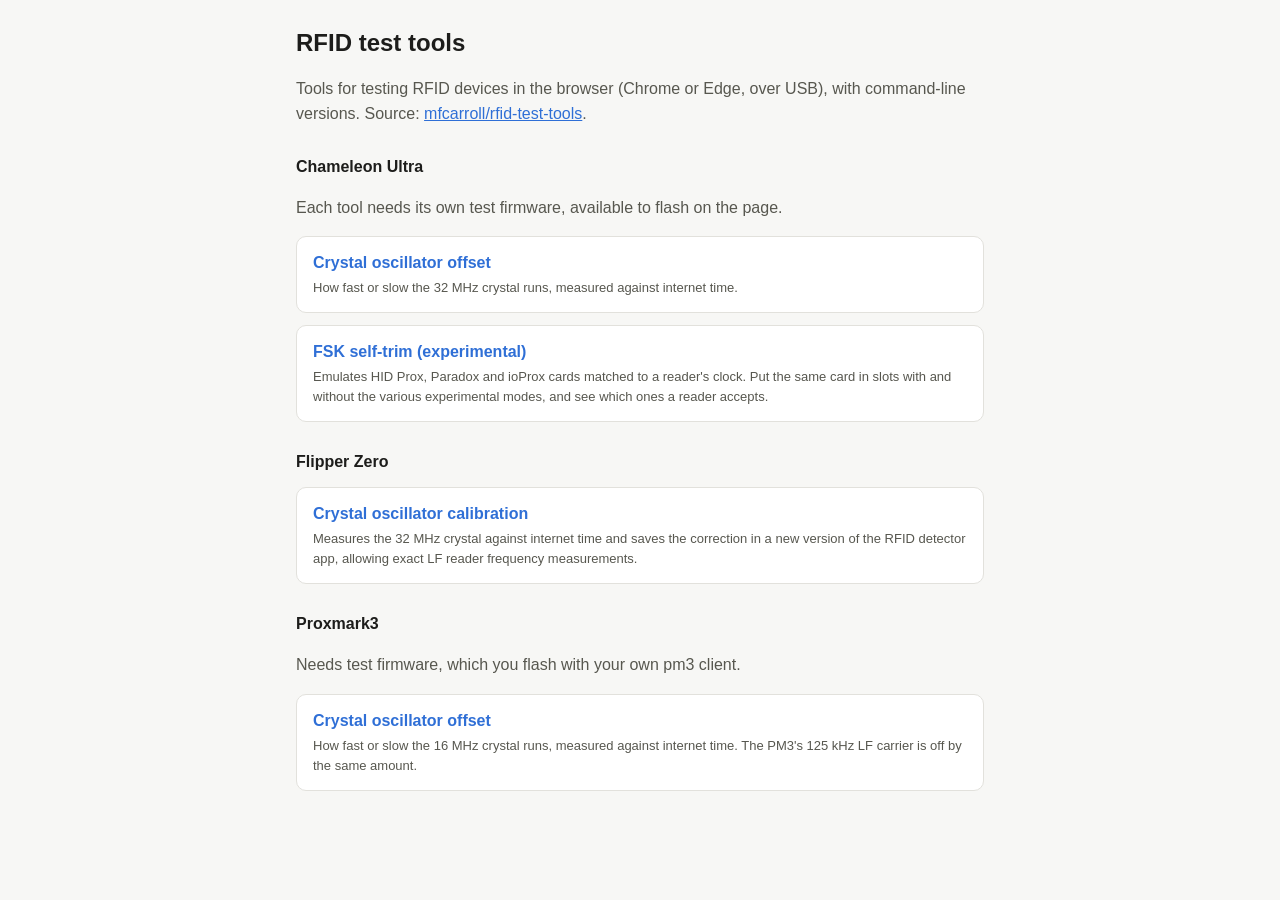
<file: index.html>
<!doctype html>
<html lang="en">
  <head>
    <meta charset="utf-8" />
    <meta name="viewport" content="width=device-width, initial-scale=1" />
    <title>RFID Test Tools</title>
    <link rel="stylesheet" href="common/style.css?v=f29e3f4b97" />
  </head>
  <body class="home">
    <main>
      <h1>RFID test tools</h1>
      <p>
        Tools for testing RFID devices in the browser (Chrome or Edge, over
        USB), with command-line versions. Source:
        <a href="https://github.com/mfcarroll/rfid-test-tools"
          >mfcarroll/rfid-test-tools</a
        >.
      </p>

      <h2>Chameleon Ultra</h2>
      <p>
        Each tool needs its own test firmware, available to flash on the page.
      </p>
      <a class="tool" href="chameleon/crystal/"
        ><b>Crystal oscillator offset</b>
        <span
          >How fast or slow the 32 MHz crystal runs, measured against internet
          time.</span
        ></a
      >
      <a class="tool" href="chameleon/selftrim/"
        ><b>FSK self-trim (experimental)</b>
        <span
          >Emulates HID Prox, Paradox and ioProx cards matched to a reader's
          clock. Put the same card in slots with and without the various
          experimental modes, and see which ones a reader accepts.</span
        ></a
      >

      <h2>Flipper Zero</h2>
      <a class="tool" href="flipper/crystal/"
        ><b>Crystal oscillator calibration</b>
        <span
          >Measures the 32 MHz crystal against internet time and saves the
          correction in a new version of the RFID detector app, allowing exact
          LF reader frequency measurements.</span
        ></a
      >

      <h2>Proxmark3</h2>
      <p>Needs test firmware, which you flash with your own pm3 client.</p>
      <a class="tool" href="proxmark3/crystal/"
        ><b>Crystal oscillator offset</b>
        <span
          >How fast or slow the 16 MHz crystal runs, measured against internet
          time. The PM3's 125 kHz LF carrier is off by the same amount.</span
        ></a
      >
    </main>
  </body>
</html>
</file>
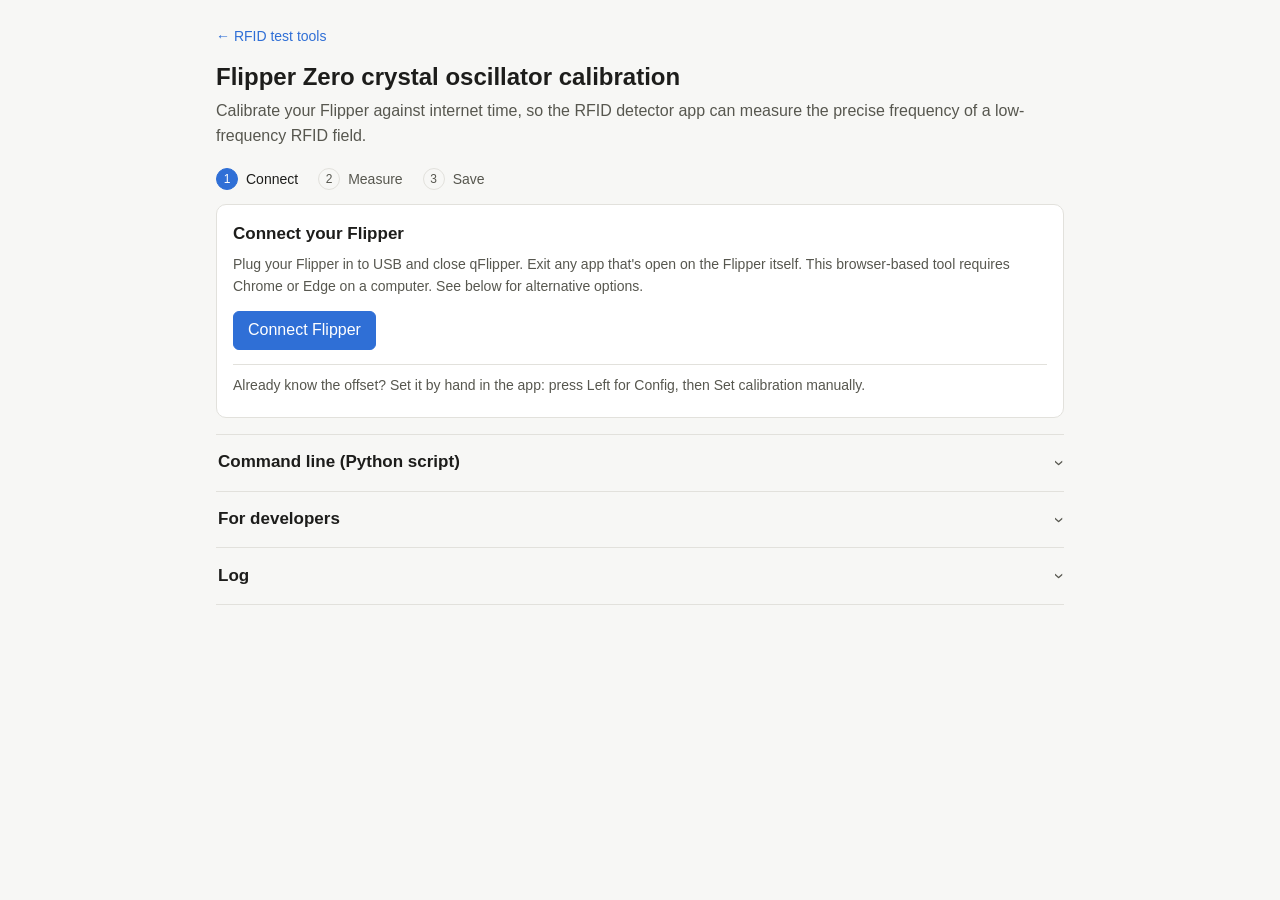
<file: flipper/crystal/index.html>
<!doctype html>
<html lang="en">
  <head>
    <meta charset="utf-8" />
    <meta name="viewport" content="width=device-width, initial-scale=1" />
    <title>Flipper Crystal Calibration</title>
    <link rel="stylesheet" href="../../common/style.css?v=f29e3f4b97" />
  </head>
  <body>
    <main id="app" data-state="connect">
      <a class="back" href="../../">← RFID test tools</a>
      <h1>Flipper Zero crystal oscillator calibration</h1>
      <p class="sub">
        Calibrate your Flipper against internet time, so the RFID detector app
        can measure the precise frequency of a low-frequency RFID field.
      </p>

      <ol class="steps" aria-label="Progress">
        <li id="step-connect"><span>1</span>Connect</li>
        <li id="step-measure"><span>2</span>Measure</li>
        <li id="step-save"><span>3</span>Save</li>
      </ol>

      <section class="flow" aria-live="polite">
        <div class="only-connect">
          <h2>Connect your Flipper</h2>

          <p class="note">
            Plug your Flipper in to USB and close qFlipper. Exit any app that's
            open on the Flipper itself. This browser-based tool requires Chrome
            or Edge on a computer. See below for alternative options.
          </p>
          <div class="row gap-top">
            <button id="connect" class="primary">Connect Flipper</button>
            <span id="connectinfo" class="note"></span>
          </div>
          <p class="note aside">
            Already know the offset? Set it by hand in the app: press Left for
            Config, then Set calibration manually.
          </p>
        </div>

        <div class="only-ready">
          <div class="row spread">
            <div>
              <div class="ok small">Connected</div>
              <div class="title" id="devinfo">Flipper</div>
              <div class="note" id="appinfo">
                Checking the RFID detector app…
              </div>
            </div>
            <button id="install">Install app</button>
          </div>
          <p class="note" id="installinfo" hidden></p>
          <div class="row gap-top">
            <select id="minutes" aria-label="Duration">
              <option value="5">5 min (rough, about ±2 ppm)</option>
              <option value="15">15 min</option>
              <option value="30" selected>30 min (recommended)</option>
              <option value="60">60 min</option>
            </select>
            <button id="start" class="primary">Start measuring</button>
          </div>
          <p class="note gap-top" id="notice">
            Keep this tab open in the foreground with the computer awake, and
            stay on the same network.
          </p>
          <details class="options">
            <summary>Options</summary>
            <label
              >Time-server burst size
              <input id="burst" type="number" min="20" max="400" value="120"
            /></label>
          </details>
        </div>

        <div class="only-run">
          <div class="row spread">
            <h2 class="phase" id="phase">starting</h2>
            <span class="note" id="elapsed">–</span>
          </div>
          <div
            class="bar"
            role="progressbar"
            aria-label="Run progress"
            aria-valuemin="0"
            aria-valuemax="100"
          >
            <div id="progress"></div>
          </div>
          <div class="note">Estimate so far</div>
          <div class="big" id="prov">–</div>
        </div>

        <div class="only-done">
          <div id="sendinfo" class="small"></div>
          <div class="big" id="result">–</div>
          <div class="note" id="resultnote">
            The crystal's offset, + meaning fast.
          </div>
          <div class="note">Calibration before: <span id="saved">–</span></div>
        </div>

        <div class="grid gap-top run-done">
          <div class="stat">
            <div class="k">Flipper against this computer</div>
            <div class="v" id="devrate">–</div>
          </div>
          <div class="stat">
            <div class="k">This computer's clock</div>
            <div class="v" id="host">–</div>
          </div>
          <div class="stat">
            <div class="k">Flipper read scatter</div>
            <div class="v" id="rms">–</div>
          </div>
          <div class="stat">
            <div class="k">Network check</div>
            <div class="v" id="bounds">–</div>
          </div>
        </div>

        <div class="row gap-top only-run">
          <button id="finish">Finish now</button>
          <button id="abort">Stop</button>
        </div>
        <div class="row gap-top only-done">
          <button id="send" hidden>Save anyway</button>
          <button id="again">Measure again</button>
          <button id="download">Download log</button>
        </div>
      </section>

      <details class="fold" id="details" hidden>
        <summary><h2>Measurement details</h2></summary>
        <div class="grid">
          <div class="stat">
            <div class="k">Flipper reads</div>
            <div class="v" id="reads">–</div>
          </div>
          <div class="stat">
            <div class="k">Time-server samples</div>
            <div class="v" id="refn">–</div>
          </div>
          <div class="stat">
            <div class="k">Fastest round trip</div>
            <div class="v" id="minrtt">–</div>
          </div>
        </div>
        <div class="plots">
          <figure>
            <h3>This computer relative to the time servers</h3>
            <canvas id="plot"></canvas>
            <details class="about">
              <summary>About this plot</summary>
              <p class="note">
                Each dot is one request to a time server and shows how far this
                computer's clock has moved relative to that server since the
                start of the run. The line only uses the fastest requests (blue
                for Akamai, orange for Cloudflare), and its slope shows the
                overall rate at which the computer's clock is moving away from
                internet time. A line falling 1 ms over 5 minutes means the
                computer's clock runs 3.3 ppm slow.
              </p>
            </details>
          </figure>
          <figure>
            <h3>Flipper relative to this computer</h3>
            <canvas id="devplot"></canvas>
            <details class="about">
              <summary>About this plot</summary>
              <p class="note">
                Each dot is one reading from the Flipper's crystal-driven timer
                and shows how far the Flipper's clock has moved relative to this
                computer since the start of the run. The slope shows how quickly
                the crystal is moving away from this computer's clock, and the
                scatter represents USB delays. The crystal's true offset (how
                fast or slow it runs in absolute terms) is this plot's slope
                plus the computer clock's slope from the other plot.
              </p>
            </details>
          </figure>
        </div>
      </details>

      <details class="fold" id="cli">
        <summary><h2>Command line (Python script)</h2></summary>
        <p class="note">
          <a href="flipper_crystal.py" download>flipper_crystal.py</a> performs
          the same calibration using NTP.
        </p>
        <div class="tabs" role="tablist" aria-label="How to run it">
          <button
            role="tab"
            id="tab-uv"
            aria-controls="panel-uv"
            aria-selected="true"
          >
            uv
          </button>
          <button
            role="tab"
            id="tab-pipx"
            aria-controls="panel-pipx"
            aria-selected="false"
          >
            pipx
          </button>
          <button
            role="tab"
            id="tab-python"
            aria-controls="panel-python"
            aria-selected="false"
          >
            Python
          </button>
          <button
            role="tab"
            id="tab-windows"
            aria-controls="panel-windows"
            aria-selected="false"
          >
            Windows
          </button>
        </div>
        <div role="tabpanel" id="panel-uv" aria-labelledby="tab-uv">
          <div class="cmdbox">
            <pre class="cmd">
curl -LO https://mfcarroll.github.io/rfid-test-tools/flipper/crystal/flipper_crystal.py
uv run flipper_crystal.py</pre>
            <button class="copy" aria-label="Copy the commands">Copy</button>
          </div>
          <p class="note">
            <a href="https://docs.astral.sh/uv/">uv</a> installs pyserial
            automatically.
          </p>
        </div>
        <div role="tabpanel" id="panel-pipx" aria-labelledby="tab-pipx" hidden>
          <div class="cmdbox">
            <pre class="cmd">
curl -LO https://mfcarroll.github.io/rfid-test-tools/flipper/crystal/flipper_crystal.py
pipx run flipper_crystal.py</pre>
            <button class="copy" aria-label="Copy the commands">Copy</button>
          </div>
          <p class="note">
            <a href="https://pipx.pypa.io">pipx</a> installs pyserial
            automatically.
          </p>
        </div>
        <div
          role="tabpanel"
          id="panel-python"
          aria-labelledby="tab-python"
          hidden
        >
          <div class="cmdbox">
            <pre class="cmd">
curl -LO https://mfcarroll.github.io/rfid-test-tools/flipper/crystal/flipper_crystal.py
pip install pyserial
python3 flipper_crystal.py</pre>
            <button class="copy" aria-label="Copy the commands">Copy</button>
          </div>
          <p class="note">On macOS or Linux.</p>
        </div>
        <div
          role="tabpanel"
          id="panel-windows"
          aria-labelledby="tab-windows"
          hidden
        >
          <div class="cmdbox">
            <pre class="cmd">
curl.exe -LO https://mfcarroll.github.io/rfid-test-tools/flipper/crystal/flipper_crystal.py
py -m pip install pyserial
py flipper_crystal.py</pre>
            <button class="copy" aria-label="Copy the commands">Copy</button>
          </div>
          <p class="note">In PowerShell or the Command Prompt.</p>
        </div>
        <h3>Options</h3>
        <dl class="options-list">
          <dt><code>--minutes N</code></dt>
          <dd>How long to measure. 30 by default.</dd>
          <dt><code>--no-send</code></dt>
          <dd>Print the result without saving it on the Flipper.</dd>
          <dt><code>--server HOST</code></dt>
          <dd>The NTP server. <code>time.cloudflare.com</code> by default.</dd>
          <dt><code>--log FILE</code></dt>
          <dd>Write every sample to a file.</dd>
          <dt><code>PORT</code></dt>
          <dd>
            With more than one Flipper plugged in, the one to use, such as
            <code>COM5</code> or <code>/dev/ttyACM0</code>.
          </dd>
        </dl>
      </details>

      <details class="fold" id="protocol">
        <summary><h2>For developers</h2></summary>
        <p class="note">
          The RFID detector app (1.5 or later) adds
          <code>rfid_detector_cal</code> to the Flipper's CLI while the app is
          running. Values are in 0.1 ppm, + meaning fast.
        </p>
        <ul class="note">
          <li>It replies <code>OK lfcal 64000000 &lt;saved&gt;</code>.</li>
          <li>
            <code>r</code> returns <code>&lt;count&gt; &lt;pll&gt;</code>: a
            32-bit timer at 64 MHz from the crystal (it wraps every 67 s), and 1
            while the clock runs from the crystal. ppm = (counts per second / 64
            MHz − 1) × 10⁶.
          </li>
          <li>
            <code
              >p&lt;elapsed s&gt; &lt;total s&gt; [&lt;estimate&gt;
              &lt;±&gt;]</code
            >
            + Enter updates the progress screen.
          </li>
          <li>
            <code>s&lt;value&gt; [&lt;±&gt;]</code> + Enter saves the
            calibration and its ±. The app replies
            <code>SET &lt;value&gt;</code> once it has saved it, otherwise
            <code>ERR &lt;reason&gt;</code>.
          </li>
          <li>
            Anything else ends the session (<code>STOPPED</code>), including
            Cancel on the Flipper.
          </li>
        </ul>
      </details>

      <details class="fold" id="logbox">
        <summary><h2>Log</h2></summary>
        <pre id="log"></pre>
      </details>
    </main>
    <script type="importmap">
      {
        "imports": {
          "../../common/page.js": "../../common/page.js?v=7033bf5948",
          "../../common/timefit.js": "../../common/timefit.js?v=8ef08b414f",
          "../../common/timerun.js": "../../common/timerun.js?v=e04520bcde",
          "./flipper.js": "./flipper.js?v=3ec4d22aa3"
        }
      }
    </script>
    <script type="module">
      import {
        SerialFlipper,
        NOMINAL,
        CAL_LIMIT,
        APP_PATH,
        pickBuild,
      } from "./flipper.js";
      import {
        $,
        fmt,
        fmtPm,
        log,
        nowS,
        hasWebSerial,
        bindTabs,
        bindCopyButtons,
      } from "../../common/page.js";
      import {
        newRun,
        measure,
        bindRunControls,
        currentRun,
        redrawPlots,
      } from "../../common/timerun.js";

      const CAL_PATH = "/ext/apps_data/nfc_rfid_detector/lf_cal_ppm10.txt";

      let fl = null,
        info = null,
        builds = [],
        build = null,
        running = false;

      // The page shows one step of the flow at a time: connect, ready, run or done.
      function setState(state) {
        $("app").dataset.state = state;
        const saved = state === "done" && currentRun()?.saved !== undefined;
        const steps = {
          connect: ["current", "", ""],
          ready: ["done", "current", ""],
          run: ["done", "current", ""],
          done: ["done", "done", saved ? "done" : "current"],
        }[state];
        ["step-connect", "step-measure", "step-save"].forEach(
          (id, i) => ($(id).className = steps[i]),
        );
        setButtons();
      }

      function setButtons() {
        const run = currentRun(),
          r = run?.result;
        $("start").disabled = running || !fl;
        $("install").disabled = running || !build;
        // a result that failed a check can still be saved by hand
        $("send").hidden =
          running ||
          !r?.suspect ||
          run.saved !== undefined ||
          Math.abs(r.ppm) > CAL_LIMIT;
      }

      // ---------------------------------------------------------------- connect and install

      // What's on the Flipper now: whether the app is installed, and the calibration it has saved.
      async function checkFlipper() {
        const stat = await fl.cli(`storage stat ${APP_PATH}`).catch(() => "");
        const installed = /size/i.test(stat) && !/error/i.test(stat);
        // a build this page made is known by its MD5; another build's version can't be read without opening it
        const md5 = installed
          ? ((await fl.cli(`storage md5 ${APP_PATH}`).catch(() => "")).match(
              /[0-9a-f]{32}/,
            )?.[0] ?? "")
          : "";
        const known = builds.find((b) => b.md5 && b.md5 === md5);
        const saved = (
          await fl.cli(`storage read ${CAL_PATH}`).catch(() => "")
        ).match(/^\s*(-?\d+)(?:\s+(\d+))?\s*$/m);
        let cal = "Not calibrated yet.";
        if (saved) {
          const value = Number(saved[1]) / 10;
          cal = `Current calibration: ${saved[2] ? fmtPm(value, Number(saved[2]) / 10) : `${fmt(value, 1)} ppm`}`;
        }
        $("appinfo").textContent = !installed
          ? "The RFID detector app isn't installed yet."
          : `RFID detector app ${known ? `version ${known.version} ` : ""}installed. ${cal}`;
        $("install").textContent = installed ? "Update app" : "Install app";
        $("install").className = installed ? "" : "primary";
        $("start").className = installed ? "primary" : "";
      }

      $("connect").onclick = async () => {
        if (!hasWebSerial()) {
          $("connectinfo").textContent =
            "This browser can't reach USB devices. Use Chrome or Edge on a computer.";
          return;
        }
        try {
          const port = await navigator.serial.requestPort();
          await fl?.close();
          fl = new SerialFlipper(nowS);
          await fl.open(port);
          info = await fl.deviceInfo();
          const fw = `${info["firmware.origin.fork"] ?? "?"} ${info["firmware.version"] ?? "?"}`;
          $("devinfo").textContent =
            `${info["hardware.name"] ?? "Flipper"} · ${fw}`;
          log(
            `connected: ${fw}, API ${info["firmware.api.major"]}.${info["firmware.api.minor"]}`,
          );
          builds = await fetch("apps/manifest.json", { cache: "no-store" })
            .then((r) => r.json())
            .catch(() => []);
          build = pickBuild(builds, info);
          if (!build) {
            $("installinfo").hidden = false;
            $("installinfo").textContent =
              "There's no build here for this firmware: use the app that comes with it (1.5 or later), or the official catalog.";
          }
          await checkFlipper();
          setState("ready");
        } catch (e) {
          log(`connect failed: ${e.message}`);
          $("connectinfo").textContent = `Couldn't connect: ${e.message}`;
        }
      };

      $("install").onclick = async () => {
        if (!fl || !build) return;
        running = true;
        setButtons();
        $("installinfo").hidden = false;
        try {
          const bytes = new Uint8Array(
            await (
              await fetch(`apps/${build.file}`, { cache: "no-cache" })
            ).arrayBuffer(),
          );
          // Not `loader close`: older versions of the app leave hardware running when closed that way.
          const open = await fl.runningApp();
          if (open)
            throw new Error(
              `exit "${open}" on the Flipper first (Back until the main screen), then install again`,
            );
          log(
            `installing ${build.file} (${bytes.length} bytes) to ${APP_PATH}`,
          );
          await fl.cli("storage mkdir /ext/apps/Tools").catch(() => {});
          await fl.writeFile(
            APP_PATH,
            bytes,
            (p) =>
              ($("installinfo").textContent =
                `Installing: ${Math.floor(p * 100)} %`),
          );
          await fl.openApp();
          $("installinfo").textContent =
            `Installed app ${build.version}. It's open on its calibration screen.`;
          log("installed and opened");
          await checkFlipper();
        } catch (e) {
          log(`install failed: ${e.message}`);
          $("installinfo").textContent = `Install failed: ${e.message}`;
        }
        running = false;
        setButtons();
      };

      // ---------------------------------------------------------------- the run

      const checked = (p) => {
        if (!p.pll)
          throw new Error(
            "the Flipper's clock left the crystal (it slept?): re-run",
          );
        return p;
      };

      // The app's calibration session. It stays open after the run, so the result can be saved over it.
      const device = {
        start: async () => {
          const run = currentRun();
          run.before = await fl.calStart();
          $("saved").textContent = `${fmt(run.before, 1)} ppm`;
          log(
            `run ${run.id}: ${run.minutes} min, bursts of ${run.burstN}; the app's calibration is ${fmt(run.before, 1)} ppm`,
          );
          return checked(await fl.calRead());
        },
        read: async () => checked(await fl.calRead()),
        stop: async () => {},
      };

      // progress for the Flipper's status screen after every read, with the estimate once it has settled
      async function onRead(run, t) {
        await fl.calProgress(
          t - run.t0,
          run.minutes * 60,
          run.estimate?.settled ? run.estimate : null,
        );
      }

      // the progress bar, every second alongside the shared Elapsed figure
      setInterval(() => {
        const run = currentRun();
        if (!running || !run) return;
        const done = Math.min(
          100,
          ((nowS() - run.t0) / (run.minutes * 60)) * 100,
        );
        $("progress").style.width = `${done}%`;
        document
          .querySelector(".bar")
          .setAttribute("aria-valuenow", String(Math.round(done)));
      }, 1000);

      function showSaved(text, kind) {
        $("sendinfo").textContent = text;
        $("sendinfo").className = `small ${kind}`;
      }

      async function save(ppm, sig) {
        try {
          await fl.calSend(ppm, sig);
          currentRun().saved = ppm;
          showSaved("Saved on your Flipper", "ok");
          log(`saved ${fmtPm(ppm, sig)} on the Flipper`);
        } catch (e) {
          showSaved(`Not saved: ${e.message}`, "bad");
          log(`saving on the Flipper failed: ${e.message}`);
        }
        setState("done");
      }

      $("start").onclick = async () => {
        await fl.calStop().catch(() => {});
        newRun({
          minutes: Number($("minutes").value),
          burstN: Math.max(20, Number($("burst").value) | 0),
          nominal: NOMINAL,
          probeEvery: 20,
          device: "Flipper",
          firmware: info,
        });
        $("saved").textContent = "–";
        $("progress").style.width = "0";
        running = true;
        setState("run");
        $("details").hidden = false;
        $("details").open = true;
        const r = await measure(device, { onRead });
        running = false;
        if (!r) {
          $("notice").textContent =
            `The last run ${$("phase").textContent === "aborted" ? "was stopped" : "didn't finish"}. The log has the details.`;
          setState("ready");
        } else if (Math.abs(r.ppm) > CAL_LIMIT) {
          showSaved(
            `Not saved: ${fmt(r.ppm, 1)} ppm is beyond the app's ±${CAL_LIMIT}`,
            "bad",
          );
          setState("done");
        } else if (r.suspect) {
          showSaved(
            "Not saved: the network check failed. Run it again, or save it anyway.",
            "warn",
          );
          setState("done");
        } else await save(r.ppm, r.sig);
      };

      $("send").onclick = () => {
        const r = currentRun()?.result;
        if (r) {
          $("send").hidden = true;
          save(r.ppm, r.sig);
        }
      };

      $("again").onclick = async () => {
        $("notice").textContent =
          "Keep this tab open in the foreground with the computer awake, and stay on the same network.";
        if (fl) await checkFlipper().catch(() => {});
        setState("ready");
      };

      // a plot hidden while its section was closed draws at its real size once it opens
      $("details").addEventListener(
        "toggle",
        () => $("details").open && redrawPlots(),
      );

      bindTabs();
      bindCopyButtons();
      bindRunControls("flipper-crystal");
      setState("connect");
    </script>
  </body>
</html>
</file>
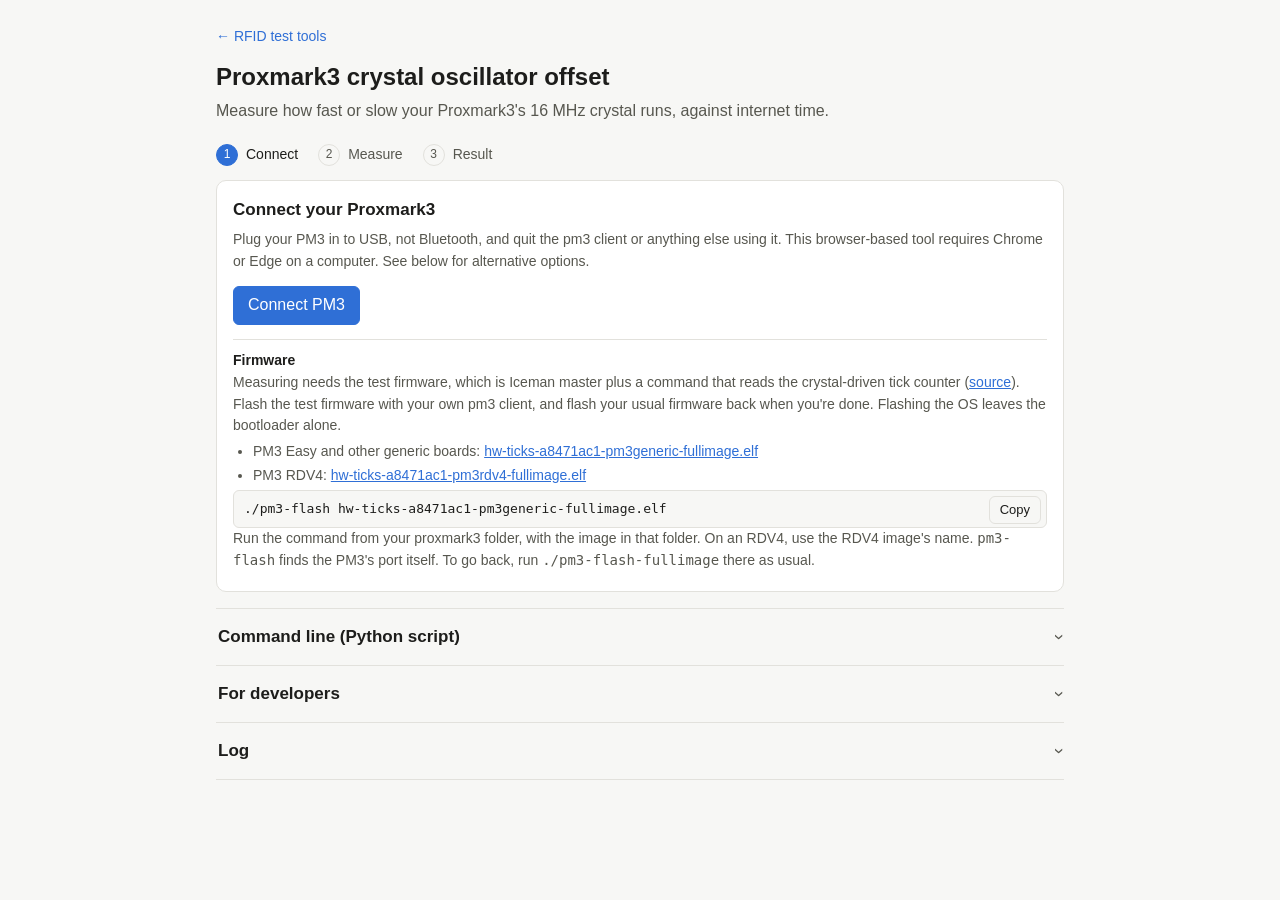
<file: proxmark3/crystal/index.html>
<!doctype html>
<html lang="en">
  <head>
    <meta charset="utf-8" />
    <meta name="viewport" content="width=device-width, initial-scale=1" />
    <title>PM3 Crystal Offset</title>
    <link rel="stylesheet" href="../../common/style.css?v=f29e3f4b97" />
  </head>
  <body>
    <main id="app" data-state="connect">
      <a class="back" href="../../">← RFID test tools</a>
      <h1>Proxmark3 crystal oscillator offset</h1>
      <p class="sub">
        Measure how fast or slow your Proxmark3's 16 MHz crystal runs, against
        internet time.
      </p>

      <ol class="steps" aria-label="Progress">
        <li id="step-connect"><span>1</span>Connect</li>
        <li id="step-measure"><span>2</span>Measure</li>
        <li id="step-result"><span>3</span>Result</li>
      </ol>

      <section class="flow" aria-live="polite">
        <div class="only-connect">
          <h2>Connect your Proxmark3</h2>
          <p class="note">
            Plug your PM3 in to USB, not Bluetooth, and quit the pm3 client or
            anything else using it. This browser-based tool requires Chrome or
            Edge on a computer. See below for alternative options.
          </p>
          <div class="row gap-top">
            <button id="connect" class="primary">Connect PM3</button>
            <span id="connectinfo" class="note"></span>
          </div>
        </div>

        <div class="only-ready">
          <div>
            <div class="ok small">Connected</div>
            <div class="title" id="devinfo">Proxmark3</div>
            <div class="note" id="fwinfo">Checking the firmware…</div>
          </div>
          <div class="row gap-top">
            <select id="minutes" aria-label="Duration">
              <option value="5">5 min (rough, about ±2 ppm)</option>
              <option value="15">15 min</option>
              <option value="30" selected>30 min (recommended)</option>
              <option value="60">60 min</option>
            </select>
            <button id="start" class="primary">Start measuring</button>
          </div>
          <p class="note gap-top" id="notice">
            Keep this tab open in the foreground with the computer awake, stay
            on the same network, and leave the PM3's button alone.
          </p>
          <details class="options">
            <summary>Options</summary>
            <label
              >Time-server burst size
              <input id="burst" type="number" min="20" max="400" value="120"
            /></label>
          </details>
        </div>

        <div class="only-run">
          <div class="row spread">
            <h2 class="phase" id="phase">starting</h2>
            <span class="note" id="elapsed">–</span>
          </div>
          <div
            class="bar"
            role="progressbar"
            aria-label="Run progress"
            aria-valuemin="0"
            aria-valuemax="100"
          >
            <div id="progress"></div>
          </div>
          <div class="note">Estimate so far</div>
          <div class="big" id="prov">–</div>
        </div>

        <div class="only-done">
          <div id="doneinfo" class="small"></div>
          <div class="big" id="result">–</div>
          <div class="note" id="resultnote">
            The crystal's offset, + meaning fast.
          </div>
        </div>

        <div class="grid gap-top run-done">
          <div class="stat">
            <div class="k">PM3 relative to this computer</div>
            <div class="v" id="devrate">–</div>
          </div>
          <div class="stat">
            <div class="k">This computer's clock</div>
            <div class="v" id="host">–</div>
          </div>
          <div class="stat">
            <div class="k">PM3 read scatter</div>
            <div class="v" id="rms">–</div>
          </div>
          <div class="stat">
            <div class="k">Network check</div>
            <div class="v" id="bounds">–</div>
          </div>
        </div>

        <div class="row gap-top only-run">
          <button id="finish">Finish now</button>
          <button id="abort">Stop</button>
        </div>
        <div class="row gap-top only-done">
          <button id="again">Measure again</button>
          <button id="download">Download log</button>
        </div>

        <div class="not-run aside">
          <div class="small"><b>Firmware</b></div>
          <p class="note">
            Measuring needs the test firmware, which is Iceman master plus a
            command that reads the crystal-driven tick counter (<a
              href="https://github.com/mfcarroll/proxmark3/tree/feat/hw-ticks"
              >source</a
            >). Flash the test firmware with your own pm3 client, and flash your
            usual firmware back when you're done. Flashing the OS leaves the
            bootloader alone.
          </p>
          <ul class="note">
            <li>
              PM3 Easy and other generic boards:
              <a
                href="firmware/hw-ticks-a8471ac1-pm3generic-fullimage.elf"
                download
                >hw-ticks-a8471ac1-pm3generic-fullimage.elf</a
              >
            </li>
            <li>
              PM3 RDV4:
              <a
                href="firmware/hw-ticks-a8471ac1-pm3rdv4-fullimage.elf"
                download
                >hw-ticks-a8471ac1-pm3rdv4-fullimage.elf</a
              >
            </li>
          </ul>
          <div class="cmdbox">
            <pre class="cmd">
./pm3-flash hw-ticks-a8471ac1-pm3generic-fullimage.elf</pre>
            <button class="copy" aria-label="Copy the command">Copy</button>
          </div>
          <p class="note">
            Run the command from your proxmark3 folder, with the image in that
            folder. On an RDV4, use the RDV4 image's name.
            <code>pm3-flash</code> finds the PM3's port itself. To go back, run
            <code>./pm3-flash-fullimage</code> there as usual.
          </p>
        </div>
      </section>

      <details class="fold" id="details" hidden>
        <summary><h2>Measurement details</h2></summary>
        <div class="grid">
          <div class="stat">
            <div class="k">PM3 reads</div>
            <div class="v" id="reads">–</div>
          </div>
          <div class="stat">
            <div class="k">Time-server samples</div>
            <div class="v" id="refn">–</div>
          </div>
          <div class="stat">
            <div class="k">Fastest round trip</div>
            <div class="v" id="minrtt">–</div>
          </div>
        </div>
        <div class="plots">
          <figure>
            <h3>This computer relative to the time servers</h3>
            <canvas id="plot"></canvas>
            <details class="about">
              <summary>About this plot</summary>
              <p class="note">
                Each dot is one request to a time server and shows how far this
                computer's clock has moved relative to that server since the
                start of the run. The line only uses the fastest requests (blue
                for Akamai, orange for Cloudflare), and its slope shows the
                overall rate at which the computer's clock is moving away from
                internet time. A line falling 1 ms over 5 minutes means the
                computer's clock runs 3.3 ppm slow.
              </p>
            </details>
          </figure>
          <figure>
            <h3>PM3 relative to this computer</h3>
            <canvas id="devplot"></canvas>
            <details class="about">
              <summary>About this plot</summary>
              <p class="note">
                Each dot is one reading from the PM3's tick counter and shows
                how far the PM3's clock has moved relative to this computer
                since the start of the run. The slope shows how quickly the
                crystal is moving away from this computer's clock, and the
                scatter represents USB delays. The crystal's true offset (how
                fast or slow it runs in absolute terms) is this plot's slope
                plus the computer clock's slope from the other plot.
              </p>
            </details>
          </figure>
        </div>
      </details>

      <details class="fold" id="cli">
        <summary><h2>Command line (Python script)</h2></summary>
        <p class="note">
          <a href="pm3_crystal.py" download>pm3_crystal.py</a> performs the same
          measurement using NTP. The script also needs the test firmware, and
          the pm3 client must be closed.
        </p>
        <div class="tabs" role="tablist" aria-label="How to run it">
          <button
            role="tab"
            id="tab-uv"
            aria-controls="panel-uv"
            aria-selected="true"
          >
            uv
          </button>
          <button
            role="tab"
            id="tab-pipx"
            aria-controls="panel-pipx"
            aria-selected="false"
          >
            pipx
          </button>
          <button
            role="tab"
            id="tab-python"
            aria-controls="panel-python"
            aria-selected="false"
          >
            Python
          </button>
          <button
            role="tab"
            id="tab-windows"
            aria-controls="panel-windows"
            aria-selected="false"
          >
            Windows
          </button>
        </div>
        <div role="tabpanel" id="panel-uv" aria-labelledby="tab-uv">
          <div class="cmdbox">
            <pre class="cmd">
curl -LO https://mfcarroll.github.io/rfid-test-tools/proxmark3/crystal/pm3_crystal.py
uv run pm3_crystal.py /dev/tty.usbmodemXXXX</pre>
            <button class="copy" aria-label="Copy the commands">Copy</button>
          </div>
          <p class="note">
            <a href="https://docs.astral.sh/uv/">uv</a> installs pyserial
            automatically.
          </p>
        </div>
        <div role="tabpanel" id="panel-pipx" aria-labelledby="tab-pipx" hidden>
          <div class="cmdbox">
            <pre class="cmd">
curl -LO https://mfcarroll.github.io/rfid-test-tools/proxmark3/crystal/pm3_crystal.py
pipx run pm3_crystal.py /dev/tty.usbmodemXXXX</pre>
            <button class="copy" aria-label="Copy the commands">Copy</button>
          </div>
          <p class="note">
            <a href="https://pipx.pypa.io">pipx</a> installs pyserial
            automatically.
          </p>
        </div>
        <div
          role="tabpanel"
          id="panel-python"
          aria-labelledby="tab-python"
          hidden
        >
          <div class="cmdbox">
            <pre class="cmd">
curl -LO https://mfcarroll.github.io/rfid-test-tools/proxmark3/crystal/pm3_crystal.py
pip install pyserial
python3 pm3_crystal.py /dev/tty.usbmodemXXXX</pre>
            <button class="copy" aria-label="Copy the commands">Copy</button>
          </div>
          <p class="note">
            On macOS or Linux (on Linux the port is usually /dev/ttyACM0).
          </p>
        </div>
        <div
          role="tabpanel"
          id="panel-windows"
          aria-labelledby="tab-windows"
          hidden
        >
          <div class="cmdbox">
            <pre class="cmd">
curl.exe -LO https://mfcarroll.github.io/rfid-test-tools/proxmark3/crystal/pm3_crystal.py
py -m pip install pyserial
py pm3_crystal.py COM5</pre>
            <button class="copy" aria-label="Copy the commands">Copy</button>
          </div>
          <p class="note">In PowerShell or the Command Prompt.</p>
        </div>
        <h3>Options</h3>
        <dl class="options-list">
          <dt><code>PORT</code></dt>
          <dd>
            The PM3's serial port: <code>/dev/tty.usbmodem…</code> on macOS,
            <code>/dev/ttyACM0</code> on Linux, <code>COM5</code> or similar on
            Windows.
          </dd>
          <dt><code>--minutes N</code></dt>
          <dd>How long to measure. 30 by default.</dd>
          <dt><code>--server HOST</code></dt>
          <dd>The NTP server. <code>time.cloudflare.com</code> by default.</dd>
          <dt><code>--log FILE</code></dt>
          <dd>Write every sample to a file.</dd>
        </dl>
      </details>

      <details class="fold" id="protocol">
        <summary><h2>For developers</h2></summary>
        <p class="note">
          The test firmware adds <code>CMD_HW_TICKS</code> (0x011B) to the PM3's
          protocol (<a
            href="https://github.com/mfcarroll/proxmark3/tree/feat/hw-ticks"
            >branch <code>feat/hw-ticks</code></a
          >). The command reads the firmware's tick counter (TC0 and TC1
          chained), which counts the master clock divided by 32. The PLL makes
          the 48 MHz master clock from the crystal. The count therefore runs at
          1.5 MHz. The 125 kHz LF carrier also comes from the crystal and is off
          by the same ppm.
        </p>
        <ul class="note">
          <li>
            The command takes one byte. 0 starts the count from zero, 1 reads
            the count, and 2 stops the tick counter.
          </li>
          <li>
            The reply is the count as a u32, little-endian. The count wraps
            every 47.7 minutes, and the page adds the wraps back.
          </li>
          <li>
            Other firmware commands use the same tick counter. The page sends no
            other command during a run, and stops a run whose count jumps.
          </li>
        </ul>
      </details>

      <details class="fold" id="logbox">
        <summary><h2>Log</h2></summary>
        <pre id="log"></pre>
      </details>
    </main>
    <script type="importmap">
      {
        "imports": {
          "../../common/page.js": "../../common/page.js?v=7033bf5948",
          "../../common/timefit.js": "../../common/timefit.js?v=8ef08b414f",
          "../../common/timerun.js": "../../common/timerun.js?v=e04520bcde",
          "./pm3.js": "./pm3.js?v=71ef6ac292"
        }
      }
    </script>
    <script type="module">
      import * as P from "./pm3.js";
      import {
        $,
        nowS,
        log,
        hasWebSerial,
        bindTabs,
        bindCopyButtons,
      } from "../../common/page.js";
      import {
        newRun,
        measure,
        bindRunControls,
        currentRun,
        redrawPlots,
      } from "../../common/timerun.js";

      let pm3 = null,
        ticks = null,
        counter = false, // the connected firmware has CMD_HW_TICKS
        running = false;

      // The page shows one step of the flow at a time: connect, ready, run or done.
      function setState(state) {
        $("app").dataset.state = state;
        const steps = {
          connect: ["current", "", ""],
          ready: ["done", "current", ""],
          run: ["done", "current", ""],
          done: ["done", "done", "done"],
        }[state];
        ["step-connect", "step-measure", "step-result"].forEach(
          (id, i) => ($(id).className = steps[i]),
        );
        setButtons();
      }

      function setButtons() {
        $("start").disabled = running || !pm3 || !counter;
      }

      // ---------------------------------------------------------------- connect and firmware

      // A READ of CMD_HW_TICKS changes nothing, and only the test firmware answers it.
      async function checkFirmware(version) {
        counter = await ticks.read().then(
          () => true,
          (e) => (log(`firmware check: ${e.message}`), false),
        );
        $("fwinfo").textContent = counter
          ? `Firmware ${version}, with the tick counter.`
          : `Firmware ${version} can't count the crystal's ticks. Flash the test firmware below.`;
        $("start").className = counter ? "primary" : "";
      }

      // Reuse the PM3 port this page was allowed before. With none, or more than one, the browser asks.
      async function pickPort() {
        const known = (await navigator.serial.getPorts()).filter((p) => {
          const i = p.getInfo();
          return (
            i.usbVendorId === P.USB.usbVendorId &&
            i.usbProductId === P.USB.usbProductId
          );
        });
        return known.length === 1
          ? known[0]
          : navigator.serial.requestPort({ filters: [P.USB] });
      }

      $("connect").onclick = async () => {
        if (!hasWebSerial()) {
          $("connectinfo").textContent =
            "This browser can't reach USB devices. Use Chrome or Edge on a computer.";
          return;
        }
        try {
          const port = await pickPort();
          await pm3?.close();
          pm3 = new P.SerialPM3({ onDebug: (text) => log(`PM3: ${text}`) });
          await pm3.open(port);
          ticks = new P.Ticks(pm3);
          const version = (await pm3.version()).os;
          $("devinfo").textContent = "Proxmark3";
          log(`connected, firmware ${version}`);
          await checkFirmware(version);
          setState("ready");
        } catch (e) {
          log(`connect failed: ${e.message}`);
          $("connectinfo").textContent = /open|busy|access/i.test(e.message)
            ? `Couldn't open the PM3. Is the pm3 client still running? (${e.message})`
            : `Couldn't connect: ${e.message}`;
          await pm3?.close();
          pm3 = null;
        }
      };

      // ---------------------------------------------------------------- the run

      // Another command that starts or stops the tick counter resets or stops the count. A read whose count moved
      // more than 1 s away from the local clock's elapsed time means such a command ran.
      let prev = null;
      const device = {
        start: async () => (prev = await ticks.start()),
        read: async () => {
          const p = await ticks.read();
          const dt = (p.tb + p.ta) / 2 - (prev.tb + prev.ta) / 2;
          if (Math.abs((p.ticks - prev.ticks) / P.NOMINAL - dt) > 1)
            throw new Error(
              `the tick count jumped ${((p.ticks - prev.ticks) / P.NOMINAL - dt).toFixed(1)} s. The PM3 reset or ran another command.`,
            );
          return (prev = p);
        },
        stop: () => ticks.stop(),
      };

      // the progress bar, every second alongside the shared Elapsed figure
      setInterval(() => {
        const run = currentRun();
        if (!running || !run) return;
        const done = Math.min(
          100,
          ((nowS() - run.t0) / (run.minutes * 60)) * 100,
        );
        $("progress").style.width = `${done}%`;
        document
          .querySelector(".bar")
          .setAttribute("aria-valuenow", String(Math.round(done)));
      }, 1000);

      $("start").onclick = async () => {
        const minutes = Number($("minutes").value);
        const burstN = Math.max(20, Number($("burst").value) | 0);
        const firmware = (await pm3.version()).os;
        const run = newRun({
          minutes,
          burstN,
          nominal: P.NOMINAL,
          device: "PM3",
          firmware,
        });
        log(
          `run ${run.id}: ${minutes} min, bursts of ${burstN}, firmware ${firmware}`,
        );
        $("progress").style.width = "0";
        running = true;
        setState("run");
        $("details").hidden = false;
        $("details").open = true;
        const r = await measure(device);
        running = false;
        if (!r) {
          $("notice").textContent =
            `The last run ${$("phase").textContent === "aborted" ? "was stopped" : "didn't finish"}. The log has the details.`;
          setState("ready");
          return;
        }
        $("doneinfo").textContent = r.suspect
          ? "The network check failed. Run it again."
          : "Measured";
        $("doneinfo").className = `small ${r.suspect ? "warn" : "ok"}`;
        setState("done");
      };

      $("again").onclick = () => {
        $("notice").textContent =
          "Keep this tab open in the foreground with the computer awake, stay on the same network, and leave the PM3's button alone.";
        setState(pm3 ? "ready" : "connect");
      };

      // a plot hidden while its section was closed draws at its real size once it opens
      $("details").addEventListener(
        "toggle",
        () => $("details").open && redrawPlots(),
      );

      bindTabs();
      bindCopyButtons();
      bindRunControls("pm3-crystal");
      setState("connect");
    </script>
  </body>
</html>
</file>
<file: common/style.css>
/* Shared by every page. Colors are tokens on :root, with a dark theme. */

:root {
  --bg: #f7f7f5;
  --panel: #ffffff;
  --text: #1d1d1b;
  --muted: #57574f;
  --line: #e2e1dc;
  --accent: #2f6fd6;
  --good: #1f8a4c;
  --warn: #b26b00;
  --bad: #c0392b;
  --dot: #9aa3b2;
  --fast: #2f6fd6;
  --fast2: #c2410c;
  --hl: #eef3fc;
  --on-accent: #ffffff;
}
@media (prefers-color-scheme: dark) {
  :root:not([data-theme="light"]) {
    --bg: #141413;
    --panel: #1e1e1c;
    --text: #ecebe6;
    --muted: #b3b2aa;
    --line: #34332f;
    --accent: #6ea0f0;
    --good: #4cc47f;
    --warn: #e0a040;
    --bad: #ef6b5b;
    --dot: #5d6470;
    --fast: #6ea0f0;
    --fast2: #f08a4b;
    --hl: #232a36;
    --on-accent: #141413;
  }
}
* {
  box-sizing: border-box;
}
body {
  margin: 0;
  background: var(--bg);
  color: var(--text);
  font:
    16px/1.55 -apple-system,
    BlinkMacSystemFont,
    "Segoe UI",
    Roboto,
    sans-serif;
}
main {
  max-width: 880px;
  margin: 0 auto;
  padding: 24px 16px 48px;
}
h1 {
  font-size: 24px;
  margin: 0 0 4px;
}
.sub {
  color: var(--muted);
  margin: 0 0 20px;
}
section {
  background: var(--panel);
  border: 1px solid var(--line);
  border-radius: 10px;
  padding: 16px;
  margin-bottom: 16px;
}
h2 {
  font-size: 17px;
  margin: 0 0 12px;
}
h3 {
  font-size: 15px;
  margin: 14px 0 4px;
}
.row {
  display: flex;
  flex-wrap: wrap;
  gap: 10px 16px;
  align-items: center;
}
label {
  color: var(--muted);
  font-size: 14px;
  display: flex;
  gap: 6px;
  align-items: center;
}
select,
input {
  font: inherit;
  padding: 4px 6px;
  border: 1px solid var(--line);
  border-radius: 6px;
  background: var(--bg);
  color: var(--text);
}
input[type="number"] {
  width: 90px;
}
button {
  font: inherit;
  padding: 6px 14px;
  border-radius: 6px;
  border: 1px solid var(--line);
  background: var(--bg);
  color: var(--text);
  cursor: pointer;
}
button.primary {
  background: var(--accent);
  border-color: var(--accent);
  color: var(--on-accent);
}
button:disabled {
  opacity: 0.45;
  cursor: default;
}
.grid {
  display: grid;
  grid-template-columns: repeat(auto-fit, minmax(150px, 1fr));
  gap: 12px;
}
.stat .k {
  color: var(--muted);
  font-size: 13px;
}
.stat .v {
  font-variant-numeric: tabular-nums;
  font-size: 18px;
}
.big {
  font-size: 34px;
  font-weight: 600;
  font-variant-numeric: tabular-nums;
}
.note {
  color: var(--muted);
  font-size: 14px;
}
.ok {
  color: var(--good);
}
.warn {
  color: var(--warn);
}
.bad {
  color: var(--bad);
}
canvas {
  width: 100%;
  height: 220px;
  display: block;
}
pre {
  margin: 0;
  max-height: 220px;
  overflow: auto;
  font:
    13px/1.5 ui-monospace,
    Menlo,
    monospace;
  color: var(--muted);
  white-space: pre-wrap;
}
pre.cmd {
  background: var(--bg);
  border: 1px solid var(--line);
  border-radius: 6px;
  padding: 8px 10px;
  color: var(--text);
  max-height: none;
  /* long commands wrap; Copy still copies them as typed */
  white-space: pre-wrap;
  overflow-wrap: anywhere;
}
code {
  font:
    14px ui-monospace,
    Menlo,
    monospace;
}
ul,
ol {
  margin: 6px 0 0;
  padding-left: 20px;
}
a {
  color: var(--accent);
}
a.back {
  display: inline-block;
  margin-bottom: 10px;
  font-size: 14px;
  text-decoration: none;
}

/* stepped pages (Flipper crystal): main[data-state] shows the parts of the flow for that step */
.steps {
  display: flex;
  gap: 20px;
  list-style: none;
  padding: 0;
  margin: 0 0 14px;
  font-size: 14px;
  color: var(--muted);
}
.steps li {
  display: flex;
  align-items: center;
  gap: 8px;
  margin: 0;
}
.steps span {
  width: 22px;
  height: 22px;
  border-radius: 50%;
  border: 1px solid var(--line);
  display: inline-flex;
  align-items: center;
  justify-content: center;
  font-size: 12px;
}
.steps .current {
  color: var(--text);
}
.steps .current span {
  background: var(--accent);
  border-color: var(--accent);
  color: var(--on-accent);
}
.steps .done span {
  background: var(--good);
  border-color: var(--good);
  color: var(--on-accent);
}
.only-connect,
.only-ready,
.only-run,
.only-done,
.run-done {
  display: none;
}
main[data-state="connect"] .only-connect,
main[data-state="ready"] .only-ready,
main[data-state="run"] .only-run,
main[data-state="done"] .only-done {
  display: block;
}
main[data-state="run"] .run-done,
main[data-state="done"] .run-done {
  display: grid;
}
main:not([data-state="run"]) .not-run {
  display: block;
}
.not-run {
  display: none;
}
main[data-state="run"] .row.only-run,
main[data-state="done"] .row.only-done {
  display: flex;
}
.flow h2 {
  margin-bottom: 6px;
}
.flow .phase::first-letter {
  text-transform: uppercase;
}
.flow .note {
  margin: 0 0 4px;
}
.flow .gap-top {
  margin-top: 14px;
}
.flow .aside {
  margin-top: 14px;
  padding-top: 10px;
  border-top: 1px solid var(--line);
}
.row.spread {
  justify-content: space-between;
  align-items: flex-start;
}
.gap-top {
  margin-top: 14px;
}
.title {
  font-size: 16px;
  font-weight: 600;
}
.small {
  font-size: 14px;
}
.bar {
  height: 6px;
  border-radius: 3px;
  background: var(--bg);
  border: 1px solid var(--line);
  overflow: hidden;
  margin: 10px 0 14px;
}
.bar div {
  height: 100%;
  width: 0;
  background: var(--accent);
}
details.options {
  margin-top: 10px;
  font-size: 14px;
  color: var(--muted);
}
details.options summary {
  cursor: pointer;
}
details.options label {
  margin-top: 8px;
}
details.fold {
  border-top: 1px solid var(--line);
  padding: 4px 0;
}
details.fold:last-of-type {
  border-bottom: 1px solid var(--line);
}
details.fold > summary {
  list-style: none;
  cursor: pointer;
  display: flex;
  justify-content: space-between;
  align-items: center;
  padding: 10px 2px;
}
details.fold > summary::-webkit-details-marker {
  display: none;
}
details.fold > summary::after {
  content: "›";
  color: var(--muted);
  font-size: 18px;
  transform: rotate(90deg);
  transition: transform 0.15s;
}
details.fold[open] > summary::after {
  transform: rotate(-90deg);
}
details.fold > summary h2 {
  margin: 0;
}
details.fold > :not(summary) {
  margin-bottom: 14px;
}
.plots {
  display: grid;
  grid-template-columns: repeat(auto-fit, minmax(min(100%, 380px), 1fr));
  gap: 16px;
  margin-top: 14px;
}
figure {
  margin: 0;
}
figure h3 {
  margin-top: 0;
}
.plothead {
  display: flex;
  align-items: center;
  justify-content: space-between;
  gap: 8px;
  margin-bottom: 4px;
}
.plothead h3 {
  margin: 0;
}
button.iconbtn {
  padding: 4px;
  line-height: 0;
  border-color: transparent;
  background: none;
  color: var(--muted);
}
button.iconbtn:hover {
  color: var(--text);
  border-color: var(--line);
}
/* an enlarged plot fills the window */
dialog.plotzoom {
  width: 100vw;
  height: 100dvh;
  max-width: none;
  max-height: none;
  margin: 0;
  padding: 12px 16px 16px;
  border: 0;
  background: var(--panel);
  color: var(--text);
}
dialog.plotzoom canvas {
  height: calc(100dvh - 72px);
}
html:has(dialog.plotzoom[open]) {
  overflow: hidden;
}
details.about {
  margin-top: 6px;
  font-size: 14px;
}
details.about summary {
  cursor: pointer;
  color: var(--accent);
  font-size: 13px;
}
details.about p {
  margin: 6px 0 0;
}

/* tables (self-trim) */
.tablewrap {
  overflow-x: auto;
}
table {
  border-collapse: collapse;
  width: 100%;
  font-variant-numeric: tabular-nums;
}
th,
td {
  text-align: left;
  padding: 6px 8px;
  border-bottom: 1px solid var(--line);
  white-space: nowrap;
}
th {
  color: var(--muted);
  font-weight: 500;
  font-size: 14px;
}
tr.active td {
  background: var(--hl);
}
td.dim {
  color: var(--muted);
}
li {
  margin: 2px 0;
}

/* home page */
.home main {
  max-width: 720px;
}
.home h2 {
  font-size: 16px;
  margin: 28px 0 0;
}
.home p {
  color: var(--muted);
}
.tool {
  display: block;
  background: var(--panel);
  border: 1px solid var(--line);
  border-radius: 10px;
  padding: 14px 16px;
  margin: 12px 0;
  text-decoration: none;
  color: var(--text);
}
.tool b {
  color: var(--accent);
}
.tool span {
  display: block;
  color: var(--muted);
  font-size: 13px;
  margin-top: 2px;
}

/* command line tabs, copyable commands and the options list */
.tabs {
  display: flex;
  gap: 4px;
  border-bottom: 1px solid var(--line);
  margin: 12px 0 10px;
}
.tabs button {
  border: none;
  border-bottom: 2px solid transparent;
  border-radius: 0;
  background: none;
  color: var(--muted);
  padding: 6px 12px;
  margin-bottom: -1px;
}
.tabs button[aria-selected="true"] {
  color: var(--text);
  border-bottom-color: var(--accent);
}
.cmdbox {
  position: relative;
}
.cmdbox pre.cmd {
  padding-right: 76px;
}
.cmdbox button.copy {
  position: absolute;
  top: 6px;
  right: 6px;
  padding: 3px 10px;
  font-size: 13px;
}
dl.options-list {
  display: grid;
  grid-template-columns: max-content 1fr;
  gap: 6px 16px;
  margin: 6px 0 0;
}
dl.options-list dt {
  margin: 0;
}
dl.options-list dd {
  margin: 0;
  color: var(--muted);
}
@media (max-width: 520px) {
  dl.options-list {
    grid-template-columns: 1fr;
    gap: 2px;
  }
  dl.options-list dd {
    margin-bottom: 8px;
  }
}
</file>
